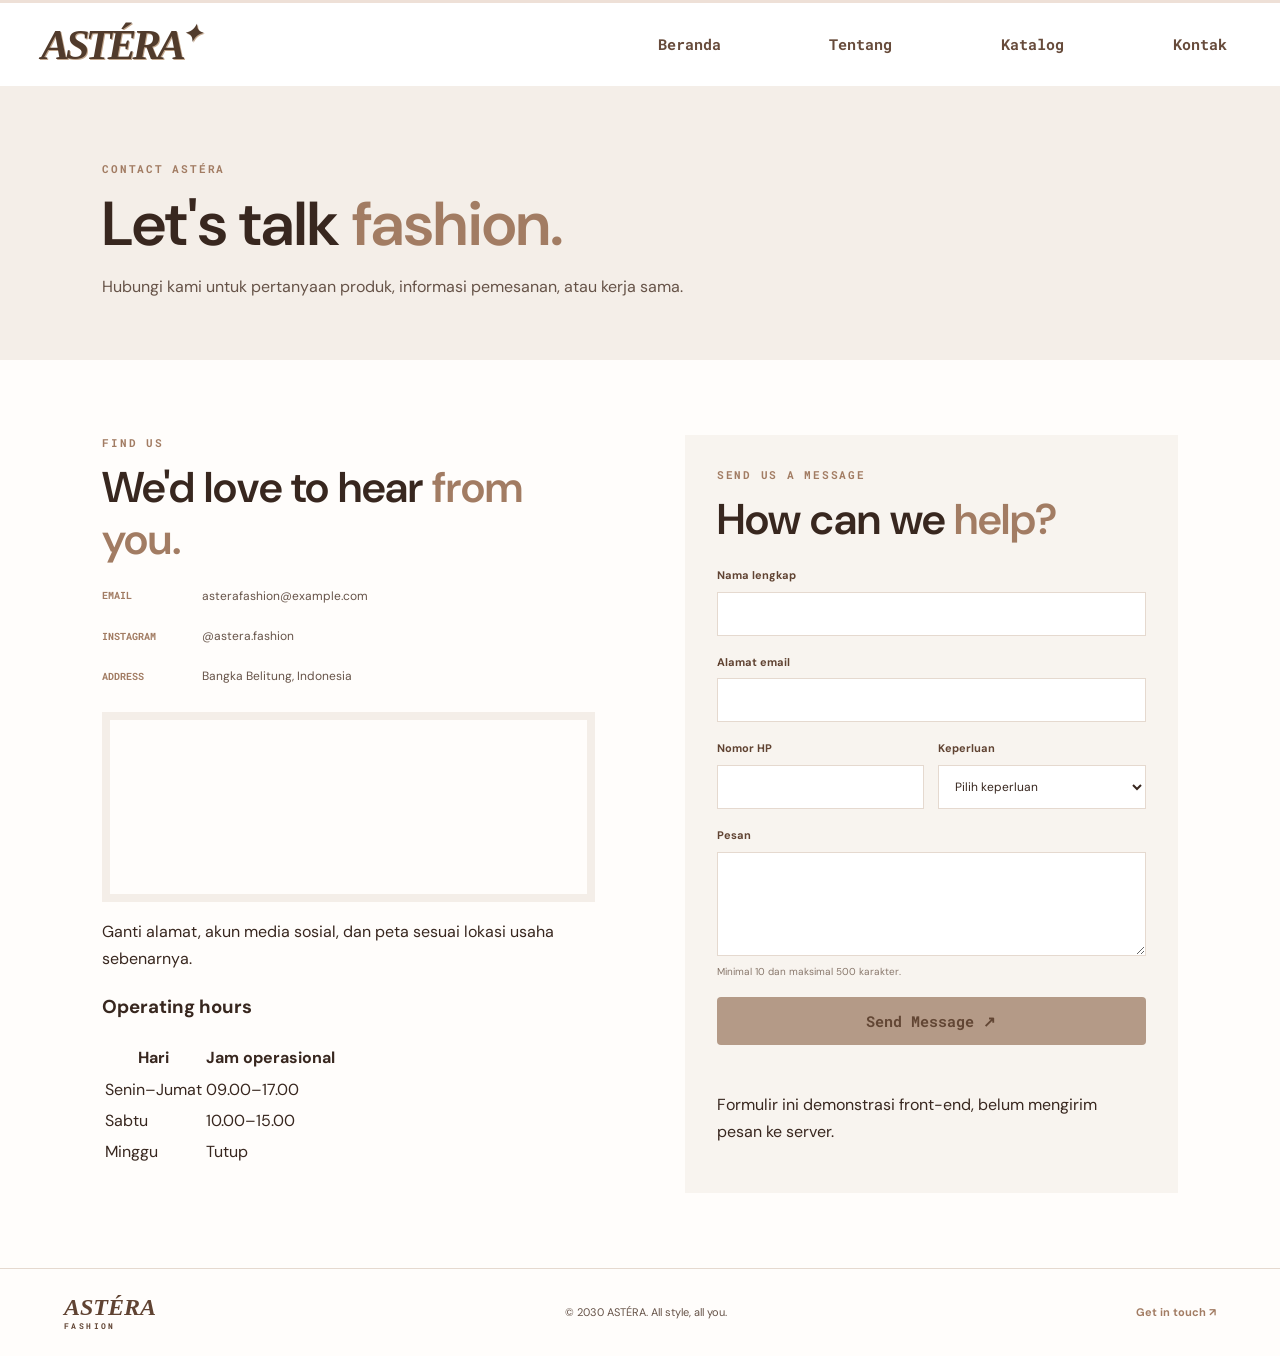
<file: kontak.html>
<!DOCTYPE html>
<html lang="id">
<head>
    <meta charset="UTF-8">
    <meta name="viewport" content="width=device-width, initial-scale=1.0">
    <link rel="preconnect" href="https://fonts.googleapis.com">
    <link rel="preconnect" href="https://fonts.gstatic.com" crossorigin>
    <link href="https://fonts.googleapis.com/css2?family=Roboto+Mono:wght@500;600;700&family=DM+Sans:wght@400;500;600;700&display=swap" rel="stylesheet">
    <link rel="stylesheet" href="css/style.css">
    <script src="js/script.js" defer></script>
    <meta name="description" content="Kontak ASTÉRA Fashion">
    <title>Kontak | ASTÉRA</title>
</head>
<body>
    <nav class="navbar site-header">
    <div class="yahuu">
        <div class="logo"><a href="index.html" aria-label="ASTÉRA Beranda">ASTÉRA<span>✦</span></a></div>
        <div class="menu main-nav">
            <ul>
                <li><a href="index.html">Beranda</a></li>
                <li><a href="tentang.html">Tentang</a></li>
                <li><a href="katalog.html">Katalog</a></li>
                <li><a href="kontak.html">Kontak</a></li>
            </ul>
        </div>
        <button class="menu-toggle" aria-label="Buka navigasi" aria-expanded="false">☰</button>
    </div>
</nav>
<main>
<section class="page-hero">
    <p class="eyebrow">CONTACT ASTÉRA</p>
    <h1>Let's talk <em>fashion.</em></h1>
    <p>Hubungi kami untuk pertanyaan produk, informasi pemesanan, atau kerja sama.</p>
</section>
<section class="contact-layout">
    <div>
        <p class="eyebrow">FIND US</p>
        <h2>We'd love to hear <em>from you.</em></h2>
        <div class="contact-item">
            <b>EMAIL</b>
            <a href="mailto:asterafashion@example.com">asterafashion@example.com</a>
        </div>
        <div class="contact-item">
            <b>INSTAGRAM</b>
            <a href="https://www.instagram.com/" target="_blank" rel="noopener noreferrer">@astera.fashion</a>
        </div>
        <div class="contact-item">
            <b>ADDRESS</b>
            <p>Bangka Belitung, Indonesia</p>
        </div>
        <div class="map-frame">
            <iframe title="Peta lokasi Indonesia" src="https://www.google.com/maps?q=Indonesia&output=embed" loading="lazy"></iframe>
        </div>
        <p class="note">Ganti alamat, akun media sosial, dan peta sesuai lokasi usaha sebenarnya.</p>
<h3>Operating hours</h3>
<table>
    <thead>
        <tr>
            <th>Hari</th>
            <th>Jam operasional</th>
        </tr>
    </thead>
    <tbody>
        <tr>
            <td>Senin–Jumat</td>
            <td>09.00–17.00</td>
        </tr>
        <tr>
            <td>Sabtu</td>
            <td>10.00–15.00</td>
        </tr>
        <tr>
            <td>Minggu</td>
            <td>Tutup</td>
        </tr>
    </tbody>
</table>
</div>
<form class="contact-form" id="contact-form">
    <p class="eyebrow">SEND US A MESSAGE</p>
    <h2>How can we <em>help?</em></h2>
<div class="form-field">
    <label for="nama">Nama lengkap</label>
    <input id="nama" name="nama" type="text" required>
</div>
<div class="form-field">
    <label for="email">Alamat email</label>
    <input id="email" name="email" type="email" required>
</div>
<div class="form-row">
    <div class="form-field">
        <label for="telepon">Nomor HP</label>
        <input id="telepon" name="telepon" type="tel" pattern="[0-9](10, 13)" minlength="10" maxlength="13" title="Masukkan 10 sampai 13 digit angka" required>
    </div>
    <div class="form-field">
        <label for="keperluan">Keperluan</label>
        <select id="keperluan" name="keperluan" required>
            <option value="">Pilih keperluan</option>
            <option>Informasi produk</option>
            <option>Pemesanan</option>
            <option>Kerja sama</option>
            <option>Lainnya</option>
        </select>
    </div>
</div>
<div class="form-field">
    <label for="pesan">Pesan</label>
    <textarea id="pesan" name="pesan" minlength="10" maxlength="500" rows="5" required></textarea>
    <small>Minimal 10 dan maksimal 500 karakter.</small>
</div>
<button class="hero-button" type="submit">Send Message ↗</button>
<p id="form-feedback" class="form-feedback" aria-live="polite"></p>
<p class="note">Formulir ini demonstrasi front-end, belum mengirim pesan ke server.</p>
</form>
</section>
</main>
<footer class="site-footer">
    <a class="footer-logo" href="index.html">ASTÉRA <small>FASHION</small></a>
    <p>© 2030 ASTÉRA. All style, all you.</p>
    <a href="kontak.html">Get in touch ↗</a>
</footer>
</body>
</html>
</file>
<file: css/style.css>
:root {
    --brown: #604332;
    --dark: #38271f;
    --taupe: #a58c7c;
    --cream: #f4eee8;
    --paper: #fffdfb;
    --text: #665348;
    --line: #e5d9cf;
    --shadow: 0 16px 40px rgba(50, 34, 25, .12);
}

* {
    box-sizing: border-box;
}

html {
    scroll-behavior: smooth;
}

body {
    margin: 0;
    color: var(--dark);
    background: var(--paper);
    font-family: "DM Sans", sans-serif;
    line-height: 1.7;
}

a {
    color: inherit;
    text-decoration: none;
}

img {
    display: block;
    max-width: 100%;
}

.site-header {
    height: 86px;
    padding: 0 3.2%;
    display: flex;
    align-items: center;
    justify-content: space-between;
    gap: 30px;
    background: #fff;
    border-top: 3px solid #eee0d7;
    position: relative;
    z-index: 5;
}

.yahuu {
    width: 100%;
    display: flex;
    align-items: center;
    justify-content: space-between;
    gap: 30px;
}

.logo {
    display: flex;
    align-items: center;
    width: 220px;
    height: 76px;
}

.logo a {
    font: italic 600 43px Georgia, serif;
    color: #513b2c;
    letter-spacing: -4px;
    text-shadow: 1px 1px #c3a88f;
}

.logo span {
    font-size: 24px;
    vertical-align: top;
}

.main-nav {
    display: flex;
    align-items: center;
    padding-right: 1%;
}

.main-nav ul {
    display: flex;
    align-items: center;
    gap: clamp(48px, 8.5vw, 118px);
    margin: 0;
    padding: 0;
    list-style: none;
}

.main-nav a {
    color: #674b3b;
    font: 700 15px "Roboto Mono", monospace;
    transition: color .2s;
}

.main-nav a:hover,
.main-nav a.active {
    color: #a47e65;
}

.menu-toggle {
    display: none;
    border: 1px solid var(--line);
    background: white;
    color: var(--brown);
    font-size: 22px;
    padding: 5px 11px;
    cursor: pointer;
}

.home-hero {
    min-height: 551px;
    height: calc(100vh - 86px);
    max-height: 760px;
    position: relative;
    display: grid;
    place-items: center;
    overflow: hidden;
    background-image: url("https://images.unsplash.com/photo-1483985988355-763728e1935b?auto=format&fit=crop&w=2000&q=90");
    background-position: center 43%;
    background-size: cover;
}

.header-opacity {
    position: absolute;
    inset: 0;
    background: rgba(35, 25, 20, .70);
    z-index: 0;
}

.write {
    position: relative;
    z-index: 1;
}

.hero-content {
    width: min(1000px, 90%);
    margin-top: 8px;
    color: #fff;
    text-align: center;
    animation: fade-in .7s ease both;
}

.hero-kicker {
    margin: 0 0 42px;
    color: #b69d8d;
    font: 700 22px "Roboto Mono", monospace;
    letter-spacing: .02em;
}

.hero-content h1 {
    margin: 0 auto 12px;
    font: 700 clamp(28px, 3.25vw, 44px)/1.3 "Roboto Mono", monospace;
    letter-spacing: -.035em;
}

.hero-content > p:not(.hero-kicker) {
    margin: 0 0 8px;
    color: #fff;
    font-size: 17px;
}

.hero-button {
    display: inline-flex;
    min-height: 48px;
    align-items: center;
    justify-content: center;
    padding: 0 15px;
    border: 0;
    border-radius: 4px;
    background: #b49a87;
    color: #624634;
    font: 700 15px "Roboto Mono", monospace;
    transition: background .25s, transform .25s;
    cursor: pointer;
}

.hero-button:hover {
    background: #e0c8b6;
    transform: translateY(-2px);
}

.home-intro {
    padding: 82px 24px;
    text-align: center;
    background: var(--cream);
}

.eyebrow {
    margin: 0 0 12px;
    color: #a27c63;
    font: 700 11px "Roboto Mono", monospace;
    letter-spacing: .16em;
}

.home-intro h2,
.section-heading h2,
.page-hero h1,
.about-layout h2,
.vision-section h2,
.contact-layout h2 {
    font-weight: 600;
}

.home-intro h2 {
    margin: 0 0 12px;
    font-size: clamp(27px, 4vw, 42px);
}

.home-intro > p:not(.eyebrow) {
    max-width: 650px;
    margin: 0 auto 20px;
    color: var(--text);
}

.text-link {
    color: var(--brown);
    font-size: 12px;
    font-weight: 700;
}

.section {
    padding: 80px max(7vw, 25px);
}

.section-heading {
    display: flex;
    justify-content: space-between;
    align-items: end;
    gap: 20px;
    margin-bottom: 32px;
}

.section-heading h2 {
    margin: 0;
    font-size: clamp(28px, 3.4vw, 40px);
}

em {
    color: #a27c63;
    font-style: normal;
}

.product-grid {
    display: grid;
    grid-template-columns: repeat(3, minmax(0, 1fr));
    gap: 25px;
}

.product-card {
    min-width: 0;
    overflow: hidden;
    border: 1px solid var(--line);
    background: white;
    transition: transform .25s, box-shadow .25s;
}

.product-card:hover {
    transform: translateY(-5px);
    box-shadow: var(--shadow);
}

.product-card > img {
    width: 100%;
    height: 300px;
    object-fit: cover;
    background: var(--cream);
}

.product-info {
    padding: 20px;
}

.product-info > span {
    color: #a27c63;
    font: 700 10px "Roboto Mono", monospace;
    letter-spacing: .15em;
}

.product-info h3 {
    margin: 7px 0;
    font-size: 20px;
}

.product-info p {
    min-height: 44px;
    margin: 0 0 12px;
    color: var(--text);
    font-size: 13px;
}

.product-info strong {
    color: var(--brown);
    font-size: 14px;
}

.site-footer {
    display: flex;
    justify-content: space-between;
    align-items: center;
    gap: 20px;
    padding: 25px 5%;
    border-top: 1px solid var(--line);
    color: var(--text);
    font-size: 11px;
}

.site-footer p {
    margin: 0;
}

.site-footer > a:last-child {
    color: #a27c63;
    font-weight: 700;
}

.footer-logo {
    font: italic 700 24px Georgia, serif;
    color: var(--brown);
}

.footer-logo small {
    display: block;
    font: 700 8px "Roboto Mono", monospace;
    letter-spacing: .3em;
}

.page-hero {
    padding: 75px max(8vw, 25px) 60px;
    background: var(--cream);
}

.page-hero h1 {
    margin: 0 0 14px;
    font-size: clamp(42px, 5vw, 62px);
    line-height: 1.15;
}

.page-hero > p:last-child {
    max-width: 650px;
    margin: 0;
    color: var(--text);
}

.about-layout {
    display: grid;
    grid-template-columns: .95fr 1.05fr;
    align-items: center;
    gap: 7vw;
    padding: 80px max(8vw, 25px);
}

.about-layout > img {
    width: 100%;
    height: 440px;
    object-fit: cover;
    padding: 12px;
    background: var(--cream);
}

.about-layout h2,
.contact-layout h2 {
    margin: 0 0 20px;
    font-size: clamp(30px, 3.5vw, 43px);
    line-height: 1.2;
}

.about-layout p:not(.eyebrow) {
    color: var(--text);
    font-size: 14px;
}

.brand-values {
    display: flex;
    flex-wrap: wrap;
    gap: 9px;
    margin-top: 25px;
}

.brand-values span {
    padding: 7px 10px;
    border: 1px solid var(--line);
    color: var(--brown);
    font: 700 9px "Roboto Mono", monospace;
}

.vision-section {
    background: #f8f4ef;
}

.vision-section h2 {
    margin: 0 0 30px;
    font-size: 38px;
}

.vision-grid {
    display: grid;
    grid-template-columns: 1fr 1fr;
    gap: 20px;
}

.vision-grid article {
    padding: 28px;
    border: 1px solid var(--line);
    background: white;
}

.vision-grid b {
    color: #a27c63;
    font: 700 11px "Roboto Mono", monospace;
}

.vision-grid h3 {
    margin: 8px 0;
}

.vision-grid p,
.team-grid p {
    margin: 0;
    color: var(--text);
    font-size: 13px;
}

.team-grid {
    display: grid;
    grid-template-columns: repeat(3, 1fr);
    gap: 25px;
    text-align: center;
}

.team-grid article {
    padding: 28px 15px;
    border: 1px solid var(--line);
}

.team-grid article > div {
    display: grid;
    place-items: center;
    width: 76px;
    height: 76px;
    margin: 0 auto 14px;
    border-radius: 50%;
    background: var(--cream);
    color: var(--brown);
    font: 32px Georgia, serif;
}

.team-grid h3 {
    margin: 0;
    font-size: 17px;
}

.catalog-toolbar {
    display: flex;
    justify-content: space-between;
    align-items: center;
    gap: 20px;
    margin-bottom: 25px;
}

.catalog-toolbar > p {
    margin: 0;
    color: var(--brown);
    font: 700 12px "Roboto Mono", monospace;
}

.catalog-toolbar > p span {
    color: #a27c63;
}

.filter-controls {
    display: flex;
    gap: 10px;
}

.filter-controls input,
.filter-controls select {
    min-height: 42px;
    padding: 0 12px;
    border: 1px solid var(--line);
    background: white;
    color: var(--text);
    font: 12px "DM Sans", sans-serif;
}

.catalog-grid .product-card > img {
    height: 320px;
}

.empty-state {
    padding: 30px;
    color: var(--text);
    text-align: center;
}

.contact-layout {
    display: grid;
    grid-template-columns: 1fr 1fr;
    gap: 7vw;
    padding: 75px max(8vw, 25px);
}

.contact-item {
    display: flex;
    align-items: center;
    gap: 15px;
    margin: 20px 0;
}

.contact-item b {
    min-width: 85px;
    color: #a27c63;
    font: 700 10px "Roboto Mono", monospace;
}

.contact-item a,
.contact-item p {
    margin: 0;
    color: var(--text);
    font-size: 12px;
}

.map-frame {
    height: 190px;
    margin: 25px 0 8px;
    border: 8px solid var(--cream);
}

.map-frame iframe {
    width: 100%;
    height: 100%;
    border: 0;
}

.contact-form {
    padding: 32px;
    background: #f8f4ef;
}

.form-field {
    display: flex;
    flex-direction: column;
    gap: 7px;
    margin-bottom: 17px;
}

.form-field label {
    color: var(--brown);
    font-size: 11px;
    font-weight: 700;
}

.form-field input,
.form-field select,
.form-field textarea {
    width: 100%;
    min-height: 44px;
    padding: 11px 12px;
    border: 1px solid var(--line);
    background: white;
    color: var(--dark);
    font: 12px "DM Sans", sans-serif;
}

.form-field textarea {
    resize: vertical;
}

.form-field small {
    color: #88776b;
    font-size: 10px;
}

.form-row {
    display: grid;
    grid-template-columns: 1fr 1fr;
    gap: 14px;
}

.contact-form .hero-button {
    width: 100%;
}

.form-feedback {
    min-height: 20px;
    margin: 10px 0 0;
    color: #526b45;
    font-size: 12px;
}

.visually-hidden {
    position: absolute;
    width: 1px;
    height: 1px;
    padding: 0;
    margin: -1px;
    overflow: hidden;
    clip: rect(0, 0, 0, 0);
    white-space: nowrap;
    border: 0;
}

@keyframes fade-in {
    from {
        opacity: 0;
        transform: translateY(12px);
    }

    to {
        opacity: 1;
        transform: translateY(0);
    }
}

@media (min-width: 992px) {
    .home-hero {
        min-height: 551px;
    }
}

@media (max-width: 991px) {
    .main-nav {
        gap: 35px;
    }

    .home-hero {
        height: 570px;
    }

    .product-grid {
        grid-template-columns: repeat(2, minmax(0, 1fr));
    }

    .about-layout,
    .contact-layout {
        gap: 35px;
    }
}

@media (max-width: 600px) {
    .site-header {
        height: auto;
        min-height: 78px;
        padding: 5px 18px;
        flex-wrap: wrap;
    }

    .yahuu {
        flex-wrap: wrap;
    }

    .logo {
        width: 175px;
        height: 66px;
    }

    .logo span {
        font-size: 36px;
    }

    .menu-toggle {
        display: block;
    }

    .main-nav {
        display: none;
        flex: 1 0 100%;
        flex-direction: column;
        align-items: stretch;
        gap: 0;
        padding: 5px 0 12px;
    }

    .main-nav ul {
        width: 100%;
        flex-direction: column;
        align-items: stretch;
        gap: 0;
    }

    .main-nav.is-open {
        display: flex;
    }

    .main-nav a {
        padding: 10px 2px;
        border-top: 1px solid var(--line);
    }

    .home-hero {
        min-height: 520px;
        height: calc(100svh - 78px);
        background-position: center;
    }

    .hero-content {
        width: 92%;
    }

    .hero-kicker {
        margin-bottom: 28px;
        font-size: 14px;
    }

    .hero-content h1 {
        font-size: clamp(23px, 6vw, 34px);
    }

    .hero-content > p:not(.hero-kicker) {
        font-size: 14px;
    }

    .hero-button {
        min-height: 44px;
        font-size: 12px;
    }

    .home-intro {
        padding: 60px 24px;
    }

    .section {
        padding: 60px 22px;
    }

    .section-heading,
    .catalog-toolbar {
        align-items: flex-start;
        flex-direction: column;
    }

    .product-grid,
    .vision-grid,
    .team-grid {
        grid-template-columns: 1fr;
    }

    .product-card > img,
    .catalog-grid .product-card > img {
        height: 340px;
    }

    .page-hero {
        padding: 55px 24px 45px;
    }

    .about-layout,
    .contact-layout {
        grid-template-columns: 1fr;
        padding: 55px 22px;
    }

    .about-layout > img {
        height: 330px;
    }

    .filter-controls {
        width: 100%;
        flex-direction: column;
    }

    .filter-controls input,
    .filter-controls select {
        width: 100%;
    }

    .form-row {
        grid-template-columns: 1fr;
        gap: 0;
    }

    .contact-form {
        padding: 24px 18px;
    }

    .site-footer {
        align-items: flex-start;
        flex-direction: column;
        gap: 10px;
        padding: 24px;
    }
}
</file>
